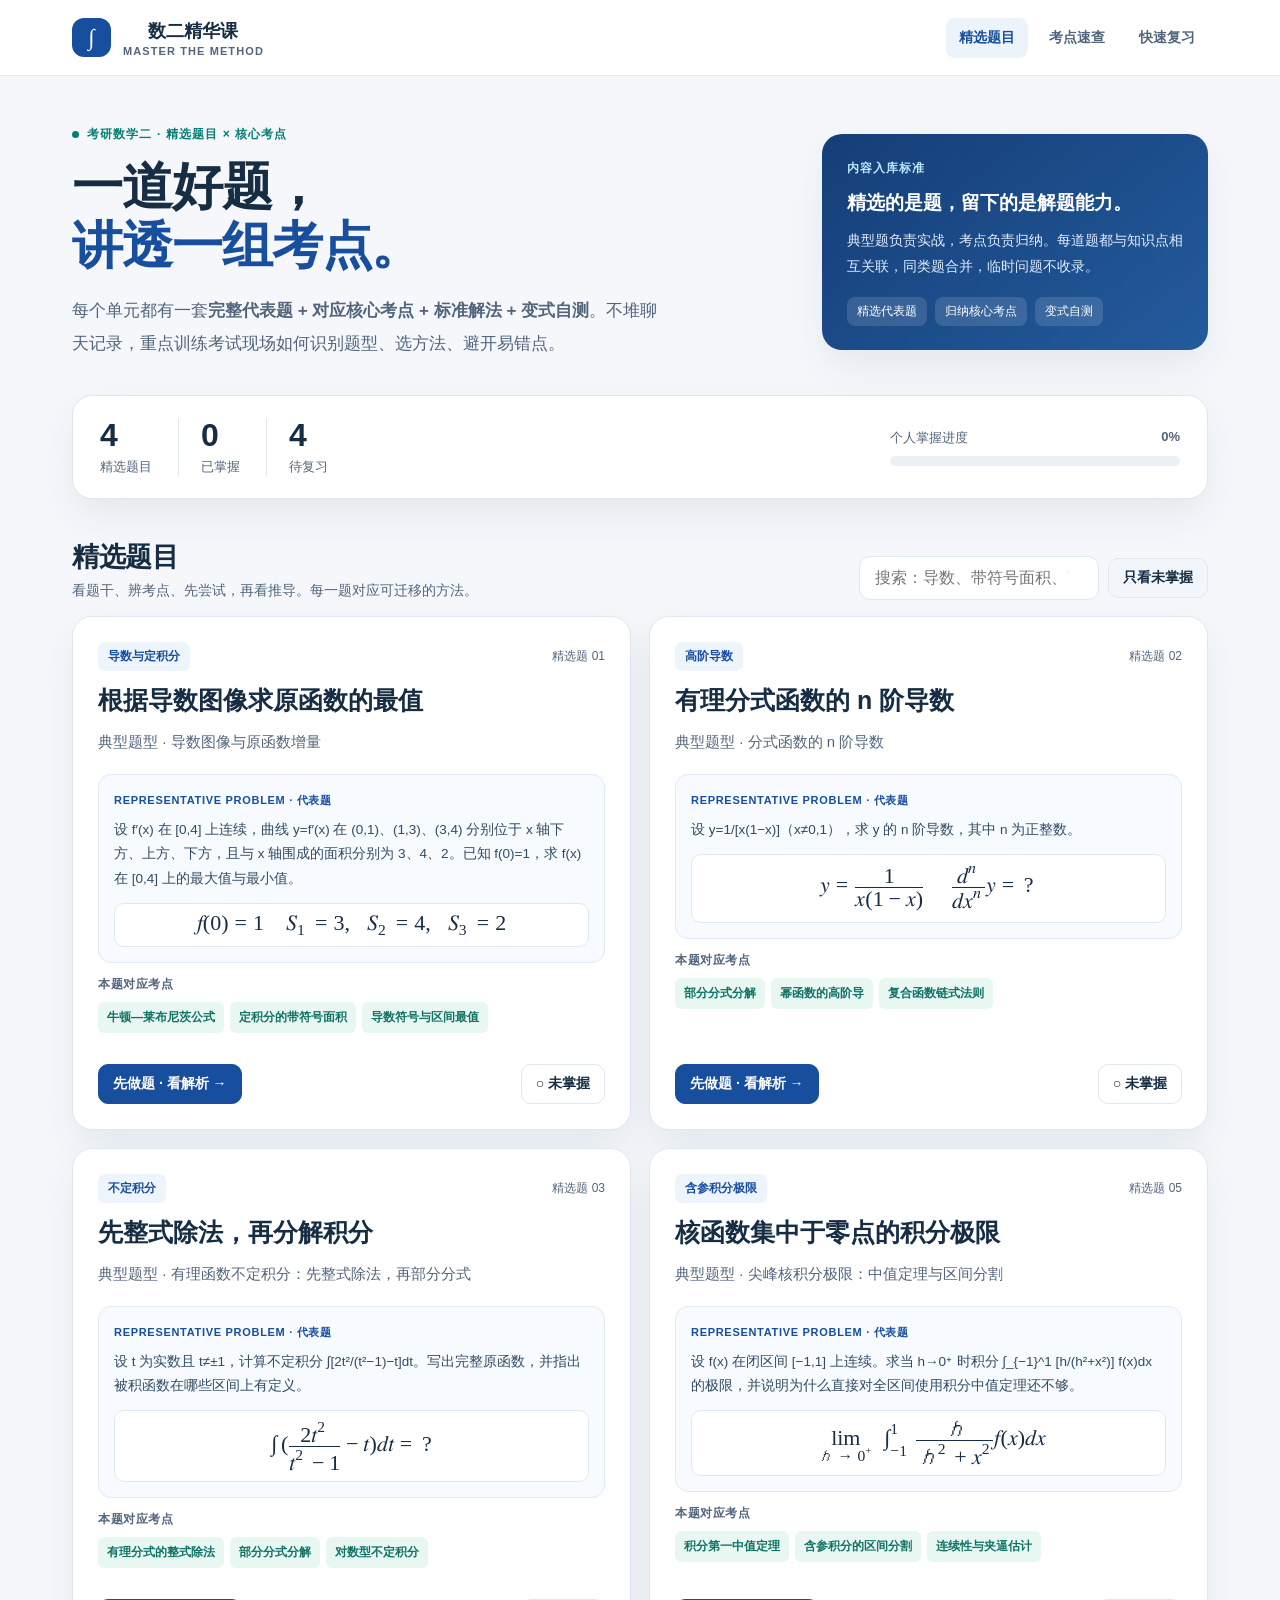
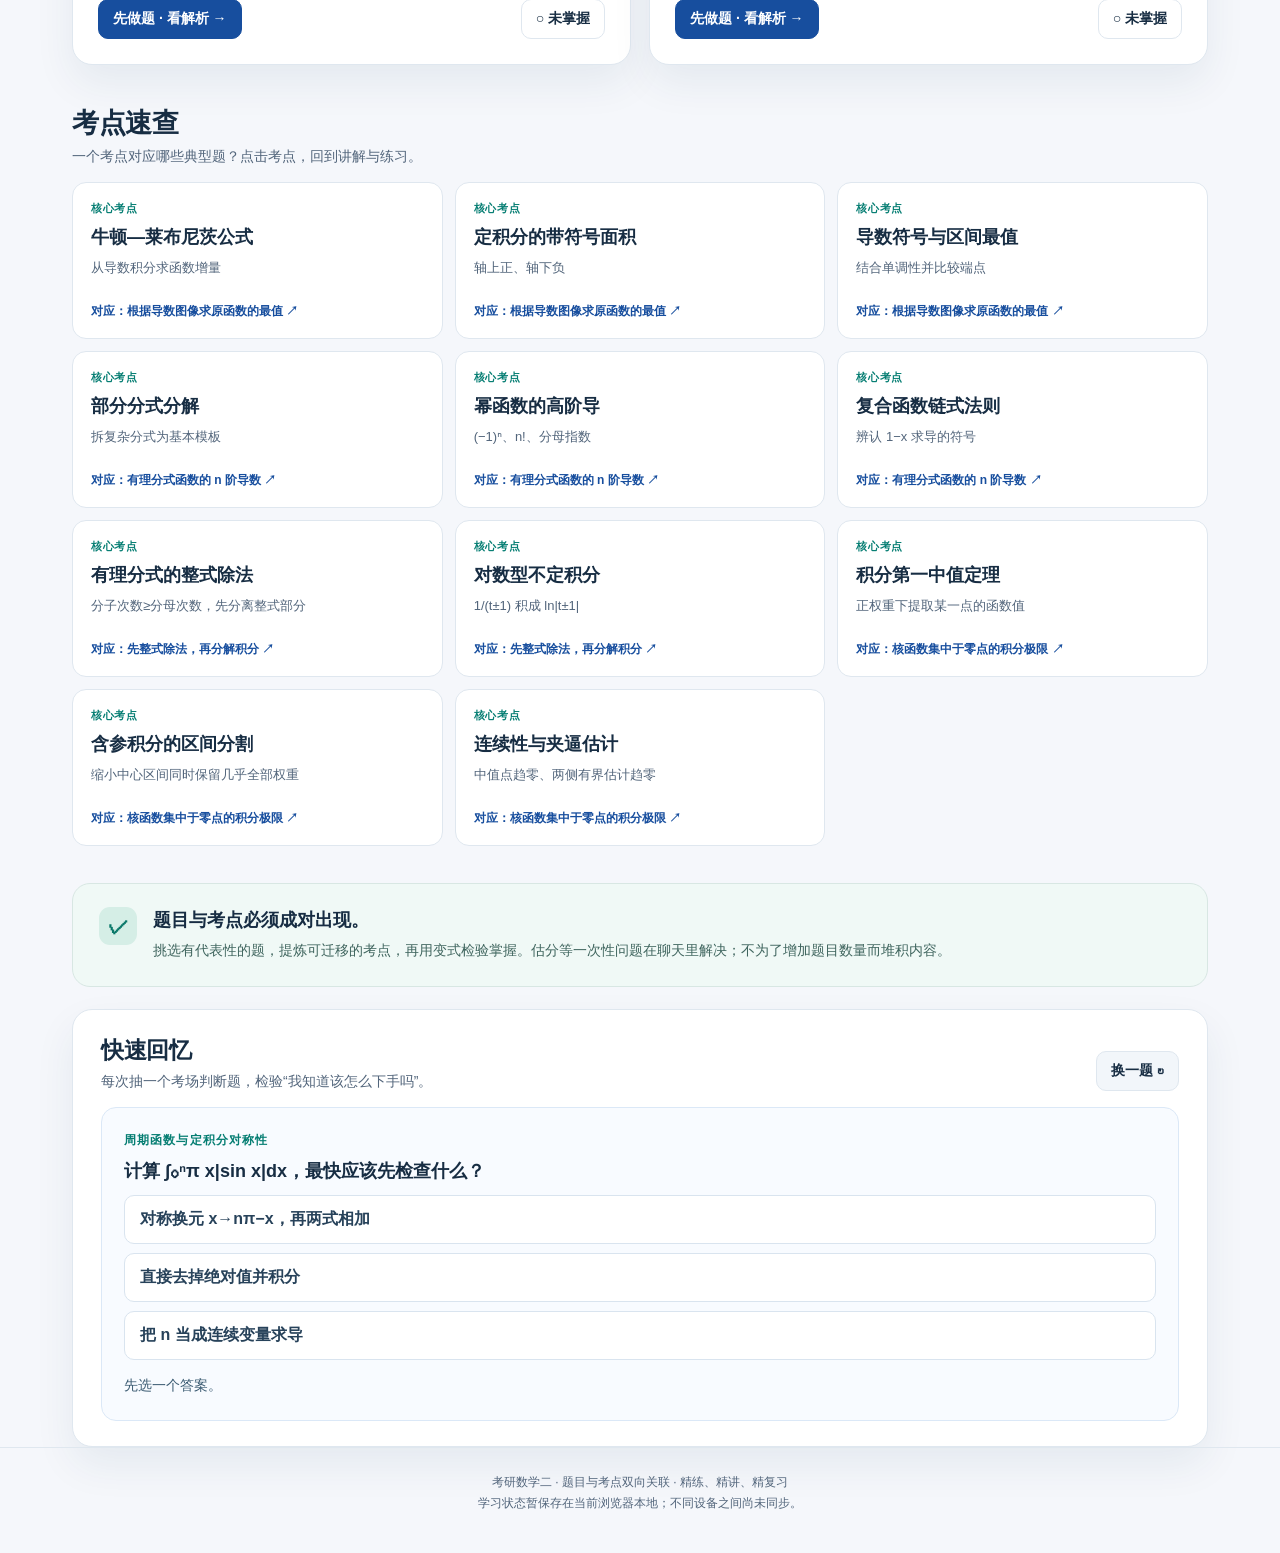
<file: math2-study-site/index.html>
<!doctype html>
<html lang="zh-CN">
<head>
  <meta charset="utf-8"/>
  <meta name="viewport" content="width=device-width, initial-scale=1"/>
  <meta name="theme-color" content="#174e9e"/>
  <meta name="description" content="考研数学二精选题目与核心考点：每道代表题都有对应考点、完整解法与交互复习。"/>
  <title>数二精华课｜考研数学二</title>
  <link rel="stylesheet" href="assets/styles.css"/>
</head>
<body>
  <header class="topbar">
    <div class="shell topline">
      <button type="button" class="brand" id="brand-home" aria-label="返回站点首页">
        <span class="brand-icon" aria-hidden="true">∫</span>
        <span>数二精华课<small>MASTER THE METHOD</small></span>
      </button>
      <nav class="topnav" aria-label="站点导航">
        <button type="button" id="nav-courses" class="active">精选题目</button>
        <button type="button" id="nav-points">考点速查</button>
        <button type="button" id="nav-review">快速复习</button>
      </nav>
    </div>
  </header>

  <main class="shell">
    <div id="home-view">
      <section class="hero">
        <div>
          <span class="eyebrow"><span class="dot"></span>考研数学二 · 精选题目 × 核心考点</span>
          <h1>一道好题，<br/><em>讲透一组考点。</em></h1>
          <p>每个单元都有一套<strong>完整代表题 + 对应核心考点 + 标准解法 + 变式自测</strong>。不堆聊天记录，重点训练考试现场如何识别题型、选方法、避开易错点。</p>
        </div>
        <aside class="hero-brief" aria-label="专题筛选原则">
          <span class="eyebrow">内容入库标准</span>
          <h3>精选的是题，留下的是解题能力。</h3>
          <p>典型题负责实战，考点负责归纳。每道题都与知识点相互关联，同类题合并，临时问题不收录。</p>
          <div class="steps">
            <span>精选代表题</span><span>归纳核心考点</span><span>变式自测</span>
          </div>
        </aside>
      </section>

      <section class="dashboard" aria-label="学习进度">
        <div class="dashboard-main">
          <div class="metric"><strong id="total-count">2</strong><span>精选题目</span></div>
          <div class="metric"><strong id="done-count">0</strong><span>已掌握</span></div>
          <div class="metric"><strong id="review-count">2</strong><span>待复习</span></div>
        </div>
        <div class="progress-side">
          <div class="labels"><span>个人掌握进度</span><strong id="progress-label">0%</strong></div>
          <div class="progress-track"><div class="progress-fill" id="progress-fill"></div></div>
        </div>
      </section>

      <section id="catalog-section" aria-labelledby="catalog-title">
        <div class="section-header">
          <div><h2 id="catalog-title">精选题目</h2><p>看题干、辨考点、先尝试，再看推导。每一题对应可迁移的方法。</p></div>
          <div style="display:flex;gap:9px;flex-wrap:wrap;align-items:center"><input id="search" class="search" type="search" placeholder="搜索：导数、带符号面积、高阶导……" aria-label="搜索精选专题"/><button type="button" id="only-unlearned" class="btn soft">只看未掌握</button></div>
        </div>
        <div class="catalog" id="catalog" aria-live="polite"></div>
        <div id="empty-state" class="focus" hidden><span class="focus-icon">?</span><div><h3>暂无匹配题目</h3><p>只有具有考研复习价值的典型题才会进入本题库。</p></div></div>
      </section>

      <section id="points-section" aria-labelledby="points-title">
        <div class="section-header">
          <div><h2 id="points-title">考点速查</h2><p>一个考点对应哪些典型题？点击考点，回到讲解与练习。</p></div>
        </div>
        <div class="point-grid" id="point-index"></div>
      </section>

      <div class="focus">
        <span class="focus-icon" aria-hidden="true">✓</span>
        <div>
          <h3>题目与考点必须成对出现。</h3>
          <p>挑选有代表性的题，提炼可迁移的考点，再用变式检验掌握。估分等一次性问题在聊天里解决；不为了增加题目数量而堆积内容。</p>
        </div>
      </div>

      <section class="review-area" id="review-section" aria-labelledby="review-title">
        <div class="section-header" style="margin:0 0 12px">
          <div><h2 id="review-title">快速回忆</h2><p>每次抽一个考场判断题，检验“我知道该怎么下手吗”。</p></div>
          <button type="button" class="btn soft" id="next-review">换一题 ↻</button>
        </div>
        <div id="review-box" class="review-box"></div>
      </section>
    </div>

    <div id="lesson-view" hidden>
      <div class="lesson-main">
        <button type="button" id="back-home" class="back-btn">← 返回精选专题</button>
        <div class="lesson-heading">
          <span class="eyebrow"><span class="dot"></span>精选题目 · <span id="lesson-number"></span></span>
          <h1 id="lesson-title"></h1>
          <p id="lesson-summary"></p>
          <div id="lesson-tags" class="lesson-tags"></div>
          <div class="lesson-controls">
            <button type="button" id="lesson-mark" class="btn primary">标记已掌握</button>
            <span class="muted">读完后可以用下方练习自测。</span>
          </div>
        </div>
        <div id="lesson-content" class="lesson-article" aria-live="polite">
          <p>正在读取专题内容……</p>
        </div>
      </div>
    </div>
  </main>

  <footer class="site-foot">
    <div class="shell">
      考研数学二 · 题目与考点双向关联 · 精练、精讲、精复习
      <div>学习状态暂保存在当前浏览器本地；不同设备之间尚未同步。</div>
    </div>
  </footer>
  <script src="assets/site.js?v=fix-k003-20261009" defer></script>
</body>
</html>
</file>
<file: math2-study-site/assets/styles.css>
:root {
  --bg:#f5f7fb; --ink:#172d43; --sub:#52657b; --line:#dfe7ef;
  --blue:#174e9e; --blue-dark:#123f81; --teal:#067e73;
  --teal-soft:#e8f6f2; --amber:#9d6216; --cream:#fff7e9;
  --paper:#fff; --shadow:0 18px 42px rgba(21,52,82,.07);
}
*{box-sizing:border-box}
html{scroll-behavior:smooth}
body{margin:0;background:var(--bg);color:var(--ink);font-family:Inter,-apple-system,BlinkMacSystemFont,"Segoe UI","PingFang SC","Microsoft YaHei",Arial,sans-serif}
button,input{font:inherit}
button{cursor:pointer}
button:focus-visible,input:focus-visible{outline:3px solid #8cc5ff;outline-offset:2px}
[hidden]{display:none!important}
a{color:inherit}
.shell{max-width:1180px;margin:0 auto;padding:0 22px}
.topbar{background:#fff;border-bottom:1px solid var(--line);position:sticky;top:0;z-index:50}
.topline{height:75px;display:flex;justify-content:space-between;align-items:center;gap:20px}
.brand{border:0;background:none;display:flex;align-items:center;gap:12px;padding:0;color:var(--ink);font-weight:850;font-size:18px}
.brand-icon{width:39px;height:39px;display:grid;place-items:center;border-radius:12px;background:var(--blue);color:#fff;font-family:Georgia,serif;font-size:23px}
.brand span small{display:block;font-size:11px;font-weight:600;letter-spacing:1.1px;color:var(--sub);margin-top:2px}
.topnav{display:flex;gap:8px;align-items:center}
.topnav button{border:0;background:transparent;padding:11px 13px;border-radius:9px;color:var(--sub);font-weight:650;font-size:14px}
.topnav button.active,.topnav button:hover{color:var(--blue);background:#edf3fa}
main{padding-bottom:70px}
.eyebrow{display:inline-flex;align-items:center;gap:8px;font-weight:750;letter-spacing:1.1px;font-size:12px;text-transform:uppercase;color:var(--teal)}
.dot{width:7px;height:7px;background:var(--teal);border-radius:50%;display:inline-block}
.hero{padding:48px 0 35px;display:grid;grid-template-columns:1.5fr .8fr;align-items:center;gap:25px}
.hero h1{font-size:clamp(35px,4vw,54px);line-height:1.15;letter-spacing:-1.1px;margin:15px 0 18px;font-weight:900}
.hero h1 em{font-style:normal;color:var(--blue)}
.hero p{font-size:17px;color:var(--sub);line-height:1.95;margin:0;max-width:600px}
.hero-brief{border-radius:20px;background:linear-gradient(142deg,#153e77,#235b9d);color:#fff;padding:24px 25px;box-shadow:var(--shadow)}
.hero-brief .eyebrow{color:#bde5ff}
.hero-brief h3{font-size:19px;margin:13px 0 12px}
.hero-brief p{color:#e2eeff;font-size:14px;line-height:1.8}
.hero-brief .steps{display:flex;align-items:center;gap:8px;flex-wrap:wrap;margin-top:18px}
.hero-brief .steps span{padding:6px 10px;background:rgba(255,255,255,.13);border-radius:8px;color:#fff;font-size:12px}
.dashboard{display:flex;align-items:center;justify-content:space-between;gap:22px;border:1px solid var(--line);border-radius:20px;background:#fff;padding:22px 27px;box-shadow:var(--shadow)}
.dashboard-main{display:flex;gap:22px;align-items:center;flex-wrap:wrap}
.metric{padding-right:26px;border-right:1px solid var(--line)}
.metric:last-child{border:0}
.metric strong{display:block;font-size:32px;line-height:1.1;font-weight:850;letter-spacing:-1px}
.metric span{display:block;color:var(--sub);font-size:13px;margin-top:5px}
.progress-side{min-width:230px;max-width:290px;flex:1}
.progress-side .labels{display:flex;justify-content:space-between;font-size:13px;color:var(--sub);margin-bottom:9px}
.progress-track{height:10px;background:#eaf0f5;border-radius:999px;overflow:hidden}
.progress-fill{background:linear-gradient(90deg,#2e87c9,#05988c);height:100%;width:0;transition:width .3s}
.section-header{display:flex;align-items:end;justify-content:space-between;gap:16px;margin:40px 0 16px}
.section-header h2{margin:0;font-size:27px;letter-spacing:-.3px}
.section-header p{margin:7px 0 0;color:var(--sub);font-size:14px}
.search{min-width:240px;padding:12px 15px;border:1px solid var(--line);border-radius:11px;background:#fff;color:var(--ink)}
.catalog{display:grid;grid-template-columns:repeat(2,minmax(0,1fr));gap:18px}
.card{background:#fff;border:1px solid var(--line);border-radius:20px;padding:25px;display:flex;flex-direction:column;box-shadow:var(--shadow);transition:transform .2s,border-color .2s}
.card:hover{transform:translateY(-2px);border-color:#bdd2e5}
.card-meta{display:flex;align-items:center;justify-content:space-between;gap:8px;color:var(--sub);font-size:12px}
.chapter{background:#eef4fb;border-radius:7px;padding:6px 10px;font-weight:750;color:var(--blue)}
.card h3{font-size:25px;line-height:1.4;margin:18px 0 12px}
.card>p{font-size:15px;line-height:1.85;color:var(--sub);margin:0}
.keywords{display:flex;gap:8px;flex-wrap:wrap;margin-top:18px}
.keywords span{font-size:12px;background:#f2f6f9;padding:7px 9px;border-radius:7px;color:#4b6578}
.card-bottom{display:flex;align-items:center;justify-content:space-between;gap:10px;margin-top:auto;padding-top:25px}
.btn{border:1px solid var(--line);border-radius:10px;padding:10px 14px;background:#fff;color:var(--ink);font-weight:700;font-size:14px}
.btn:hover{border-color:var(--blue);color:var(--blue)}
.btn.primary{border-color:var(--blue);background:var(--blue);color:#fff}
.btn.primary:hover{background:var(--blue-dark);color:#fff}
.btn.soft{background:#f2f6fa}
.btn.status[data-done="true"]{background:var(--teal-soft);border-color:#b9e1d4;color:#066a5c}
.focus{margin:37px 0 0;border-radius:18px;border:1px solid #d8e7e3;background:#f0f9f6;padding:23px 26px;display:flex;gap:16px;align-items:flex-start}
.focus-icon{width:38px;height:38px;min-width:38px;display:grid;place-items:center;background:#d5eee6;border-radius:11px;color:#087768;font-weight:900;font-size:21px}
.focus h3{margin:1px 0 6px;font-size:18px}
.focus p{margin:0;color:#3f655e;line-height:1.8;font-size:14px}
.lesson-main{padding:31px 0 0}
.back-btn{border:0;background:none;color:var(--blue);font-weight:700;padding:9px 0;margin-bottom:16px}
.lesson-heading{padding:33px 36px 28px;background:#fff;border:1px solid var(--line);border-radius:20px;box-shadow:var(--shadow)}
.lesson-heading h1{font-size:clamp(29px,3.2vw,41px);line-height:1.34;margin:11px 0 14px}
.lesson-heading p{font-size:16px;color:var(--sub);line-height:1.85;margin:0}
.lesson-tags{display:flex;gap:8px;flex-wrap:wrap;margin-top:20px}
.lesson-tags span{background:#eff4fa;border-radius:7px;padding:7px 10px;font-size:12px;font-weight:700;color:#36607f}
.lesson-controls{display:flex;gap:11px;align-items:center;flex-wrap:wrap;margin-top:20px}
.lesson-article{background:#fff;border:1px solid var(--line);border-radius:20px;box-shadow:var(--shadow);margin-top:18px;padding:32px 38px 41px}
.prose{max-width:830px;margin:auto}
.prose section+section{margin-top:39px;padding-top:30px;border-top:1px solid var(--line)}
.prose h2{font-size:26px;margin:0 0 16px;letter-spacing:-.2px}
.prose h3{font-size:20px;margin:23px 0 10px}
.prose p{line-height:1.9;font-size:16px;color:#334e63;margin:13px 0}
.prose strong{color:var(--ink)}
.math{background:#f7faff;border:1px solid #dce8f5;border-radius:14px;padding:19px 15px;overflow:auto;margin:17px 0;text-align:center}
.math math{font-size:clamp(21px,2.4vw,29px);max-width:100%}
.math.small math{font-size:clamp(18px,2vw,23px)}
.callout{border-radius:12px;padding:17px 19px;border:1px solid #d6e8e2;background:#eef9f5;margin:17px 0;color:#2b6156;line-height:1.8}
.callout.warning{background:var(--cream);border-color:#f0dbb5;color:#78531e}
.callout.blue{background:#eff5fd;border-color:#d8e5fa;color:#24517c}
.callout strong{color:inherit}
.pill-row{display:flex;gap:9px;flex-wrap:wrap;margin:12px 0}
.pill{padding:8px 12px;border:1px solid #dfe7ee;border-radius:10px;background:#f8fafc;color:#466078;font-size:13px;font-weight:650}
.timeline{display:grid;grid-template-columns:repeat(4,1fr);gap:10px;margin:18px 0}
.timeline .mini{background:#f7faff;border:1px solid #dce7f3;padding:16px 10px;border-radius:11px;text-align:center}
.timeline .mini b{display:block;color:#476885;font-size:13px;margin-bottom:7px}
.timeline .mini .expr{font-family:Georgia,serif;font-size:22px;color:#234d82}
.vis-frame{background:#fff;border:1px solid #dce6f0;border-radius:14px;padding:14px;margin:16px 0}
.vis-frame svg{width:100%;height:auto;display:block}
.vis-frame figcaption{margin-top:8px;font-size:13px;color:var(--sub);text-align:center;line-height:1.7}
.segment-tabs{display:flex;gap:8px;flex-wrap:wrap;margin:15px 0}
.segment-tabs button{background:#fff;border:1px solid #cfdeeb;padding:10px 14px;border-radius:10px;font-weight:700;color:#365975}
.segment-tabs button.active{background:var(--blue);border-color:var(--blue);color:#fff}
.segment-explain{background:#f1f7ff;border:1px solid #d6e6fa;border-radius:11px;padding:15px 18px;color:#264c78;min-height:55px;line-height:1.8}
.vis-frame .garea{transition:opacity .2s;opacity:.4}
.vis-frame .garea.active{opacity:.95;stroke-width:2.5}
.value-grid{display:grid;grid-template-columns:repeat(4,1fr);gap:10px;margin:18px 0}
.value-grid .v{border:1px solid var(--line);border-radius:12px;text-align:center;padding:14px 8px;background:#fff}
.value-grid .v span{display:block;font-size:13px;color:var(--sub)}
.value-grid .v strong{display:block;margin-top:6px;font-size:24px}
.value-grid .v.strong{border-color:#bbdfd1;background:#f2faf6}
.compare{display:grid;grid-template-columns:1fr 1fr;gap:14px;margin:18px 0}
.compare>div{border:1px solid var(--line);border-radius:13px;padding:18px;background:#fbfcfe}
.compare h3{margin:0 0 8px;color:var(--blue)}
.compare p{font-size:14px;margin:9px 0}
.switcher{border:1px solid #dae7f3;border-radius:13px;padding:19px;background:#f6faff;margin:17px 0}
.switch-row{display:flex;align-items:center;gap:10px;flex-wrap:wrap;margin:6px 0 17px}
.switch-row button{border:1px solid #cedce9;background:#fff;border-radius:10px;padding:9px 14px;color:#325573;font-weight:750}
.switch-row button.active{background:var(--blue);border-color:var(--blue);color:#fff}
.slider-row{display:flex;align-items:center;gap:12px}
.slider-row input{width:100%;accent-color:var(--blue)}
.n-val{color:var(--blue);font-size:22px;font-weight:850}
.quiz{background:#f8fbff;border:1px solid #dbe8f7;border-radius:15px;padding:22px;margin-top:14px}
.quiz h3{font-size:18px;margin:0 0 12px}
.options{display:grid;gap:9px}
.options button{text-align:left;border:1px solid #d9e4ef;background:#fff;border-radius:10px;padding:13px 15px;font-weight:650;color:#27425a}
.options button:disabled{cursor:default}
.options button.correct{border-color:#64b598;background:#eaf8f0;color:#146349}
.options button.wrong{border-color:#e5a59e;background:#fff0ed;color:#a43c32}
.quiz-feedback{margin-top:13px;color:#3b5b72;line-height:1.75;font-size:14px}
.review-area{background:#fff;border:1px solid var(--line);border-radius:20px;margin-top:22px;padding:25px 28px;box-shadow:var(--shadow)}
.review-area h2{font-size:23px;margin:0 0 6px}
.review-area>p{color:var(--sub);font-size:14px;line-height:1.75}
.review-box{margin-top:16px}
.site-foot{border-top:1px solid var(--line);padding:24px 0 38px;text-align:center;color:var(--sub);font-size:12px;line-height:1.8}
@media(max-width:850px){
 .hero{grid-template-columns:1fr;gap:17px}
 .hero-brief{padding:20px}
 .catalog{grid-template-columns:1fr}
 .dashboard{flex-wrap:wrap}
 .progress-side{max-width:none;width:100%}
 .metric{padding-right:16px}
 .compare{grid-template-columns:1fr}
}
@media(max-width:590px){
 .shell{padding:0 16px}
 .topline{height:65px}
 .brand{font-size:15px;gap:9px}
 .brand-icon{width:35px;height:35px}
 .topnav button{padding:9px 8px;font-size:12px}
 .hero{padding:32px 0 22px}
 .hero h1{font-size:35px}
 .hero p{font-size:15px}
 .dashboard{padding:18px}
 .metric strong{font-size:27px}
 .section-header{align-items:stretch;flex-direction:column}
 .search{width:100%;min-width:0}
 .card{padding:22px}
 .card h3{font-size:22px}
 .lesson-heading{padding:24px 20px}
 .lesson-article{padding:24px 18px}
 .prose h2{font-size:23px}
 .timeline{grid-template-columns:repeat(2,1fr)}
 .value-grid{grid-template-columns:repeat(2,1fr)}
 .metric{padding-right:12px}
}


/* Paired representative problems and core exam concepts */
#points-section{scroll-margin-top:96px}
.point-grid{display:grid;grid-template-columns:repeat(3,minmax(0,1fr));gap:12px;margin-bottom:30px}
.point-card{display:flex;flex-direction:column;gap:8px;background:#fff;border:1px solid var(--line);border-radius:14px;padding:18px;text-align:left;transition:transform .15s,border-color .15s;min-height:157px}
.point-card:hover{border-color:#a5c6e6;transform:translateY(-2px)}
.point-card .point-kicker{font-size:11px;font-weight:850;letter-spacing:.7px;text-transform:uppercase;color:var(--teal)}
.point-card strong{font-size:18px;line-height:1.45;color:var(--ink)}
.point-card .point-hint{color:var(--sub);line-height:1.6;font-size:13px}
.point-card .point-link{color:var(--blue);margin-top:auto;font-weight:750;font-size:12px;padding-top:9px}
.card-problem{margin:18px 0 0;padding:15px;border-radius:13px;border:1px solid #e0eaf5;background:#f7faff}
.card-problem .problem-badge{display:inline-block;color:var(--blue);letter-spacing:.7px;font-size:11px;font-weight:900}
.card-problem-desc{color:#324b63;font-size:13.5px;line-height:1.8;margin:10px 0}
.card-math{margin-top:12px;background:#fff;border-radius:10px;border:1px solid #e0e9f3;padding:11px 8px;overflow:auto;text-align:center}
.card-math math{font-size:clamp(16px,1.9vw,22px)}
.card h3{margin:12px 0 10px}
.card .card-concepts{margin:13px 0 0}
.card .card-concepts h4{font-size:12px;letter-spacing:.6px;color:var(--sub);margin:0 0 9px}
.card .card-concepts span{display:inline-block;font-size:12px;font-weight:680;background:#e9f7f3;color:#107364;border-radius:6px;margin:0 6px 6px 0;padding:7px 9px}
.problem-section{padding:24px 26px!important;border-radius:16px;background:#f8fbff;border:1px solid #cddff2!important}
.prose .problem-section+section{margin-top:32px;padding-top:28px}
.problem-section .eyebrow{color:var(--blue)}
.problem-section h2{margin-top:11px!important}
.problem-section .problem-statement{background:#fff;border:1px solid #e1e9f1;border-radius:12px;padding:17px 20px;margin:13px 0 19px}
.problem-section .problem-statement p{margin:5px 0 13px}
.problem-conditions{font-size:13px!important;color:var(--sub)!important}
.exam-point-list{display:flex;flex-wrap:wrap;gap:7px;margin-top:12px}
.exam-point-list span{display:inline-block;background:#e6f6ef;color:#0a765f;border:1px solid #cae8db;border-radius:8px;padding:8px 12px;font-weight:740;font-size:13px}
.hint-accordion{background:#fff;border:1px dashed #96b8d5;border-radius:12px;padding:14px 17px;margin-top:17px}
.hint-accordion summary{color:var(--blue);font-weight:750;cursor:pointer}
.hint-accordion p{margin-bottom:0}
.signstrip{display:grid;grid-template-columns:repeat(3,minmax(0,1fr));gap:8px;margin:16px 0}
.signstrip>div{display:flex;align-items:center;justify-content:center;gap:5px;flex-direction:column;border:1px solid #e0e7ef;padding:12px 8px;border-radius:9px;background:#f6f9fc;text-align:center}
.signstrip>div:nth-child(1),.signstrip>div:nth-child(3){background:#fff6ed}
.signstrip>div:nth-child(2){background:#ebf8f1}
.signstrip span{font-weight:750;font-size:12px;color:#52657b}
.signstrip strong{font-size:19px}
.signstrip em{font-style:normal;color:var(--sub);font-size:13px}
@media(max-width:920px){.point-grid{grid-template-columns:repeat(2,minmax(0,1fr))}}
@media(max-width:590px){
  .topnav{gap:2px}.topnav button{font-size:11.5px;padding:8px 7px}
  .point-grid{grid-template-columns:1fr;gap:10px}
  .point-card{min-height:auto;padding:16px}
  .problem-section{padding:16px!important}
  .problem-section .problem-statement{padding:13px}
  .signstrip>div{padding:10px 4px}
  .signstrip strong{font-size:16px}
}

/* Interactive coefficient substitution in rational integration (K003) */
.decomp-lab{border:1px solid #cddff0;background:#f3f8fe;border-radius:15px;padding:19px;margin:18px 0}
.decomp-lab-label{color:#285271;line-height:1.7;margin-bottom:12px}
.decomp-lab .segment-tabs{margin:10px 0}
.decomp-result{background:#fff;border:1px solid #dce7f3;border-radius:12px;padding:10px 14px;min-height:105px}
.decomp-result .math{margin:8px 0;padding:13px 8px}
.decomp-result p{font-size:14px;color:#426078;margin:10px 5px}
.result-math{background:#ecf8f2;border-color:#c3e4d0}
.result-math math{color:#12624a}


/* K005: Concentrated-kernel interactive proof */
.k005-demo{margin:19px 0;padding:20px;border:1px solid #c9ddec;border-radius:17px;background:#f5faff}
.k005-controls{display:flex;justify-content:space-between;gap:20px;align-items:center;flex-wrap:wrap}
.k005-controls label{display:flex;flex-direction:column;gap:8px;color:#294d69;font-weight:750;min-width:230px;flex:1}
.k005-controls input{width:100%;accent-color:#087c80}
.k005-buttons{display:flex;gap:7px;flex-wrap:wrap}
.k005-buttons button{border-radius:9px;border:1px solid #b5cbd8;padding:10px 14px;background:#fff;color:#265a75;font-weight:750}
.k005-buttons button.active{background:#126e80;color:white;border-color:#126e80}
.k005-demo svg{display:block;width:100%;height:auto;border-radius:13px;margin:13px 0 5px;border:1px solid #d9e7f2;background:#fff}
.k005-note{font-size:12px!important;color:#637b8a!important;line-height:1.7!important;margin:4px 0 13px!important}
.k005-data{display:grid;grid-template-columns:repeat(3,1fr);gap:8px}
.k005-data>div{background:#fff;border:1px solid #dce6ef;border-radius:10px;padding:13px;text-align:center;color:#486179;font-size:12px}
.k005-data strong{display:block;color:#0b6879;font-size:23px;margin:6px 0 0}
.k005-progress{height:11px;background:#efcdb8;border-radius:9px;overflow:hidden;margin-top:14px}
.k005-progress>div{height:100%;background:#24b1a1;transition:width .25s}
.k005-strip{display:grid;grid-template-columns:1fr 1.3fr 1fr;margin:18px 0;border-radius:12px;overflow:hidden;border:1px solid #d8e4e9}
.k005-strip div{background:#f9e5d7;text-align:center;padding:14px 7px;color:#925a36;font-weight:800;line-height:1.8}
.k005-strip div:nth-child(2){background:#e4f6f0;color:#0c816f;border-left:2px solid white;border-right:2px solid white}
.k005-final{background:#e8f7f1;border-color:#b9dccd}
@media(max-width:550px){.k005-demo{padding:12px}.k005-data{gap:5px}.k005-data strong{font-size:17px}.k005-data>div{padding:10px 5px}.k005-buttons button{padding:8px 10px}}
</file>
